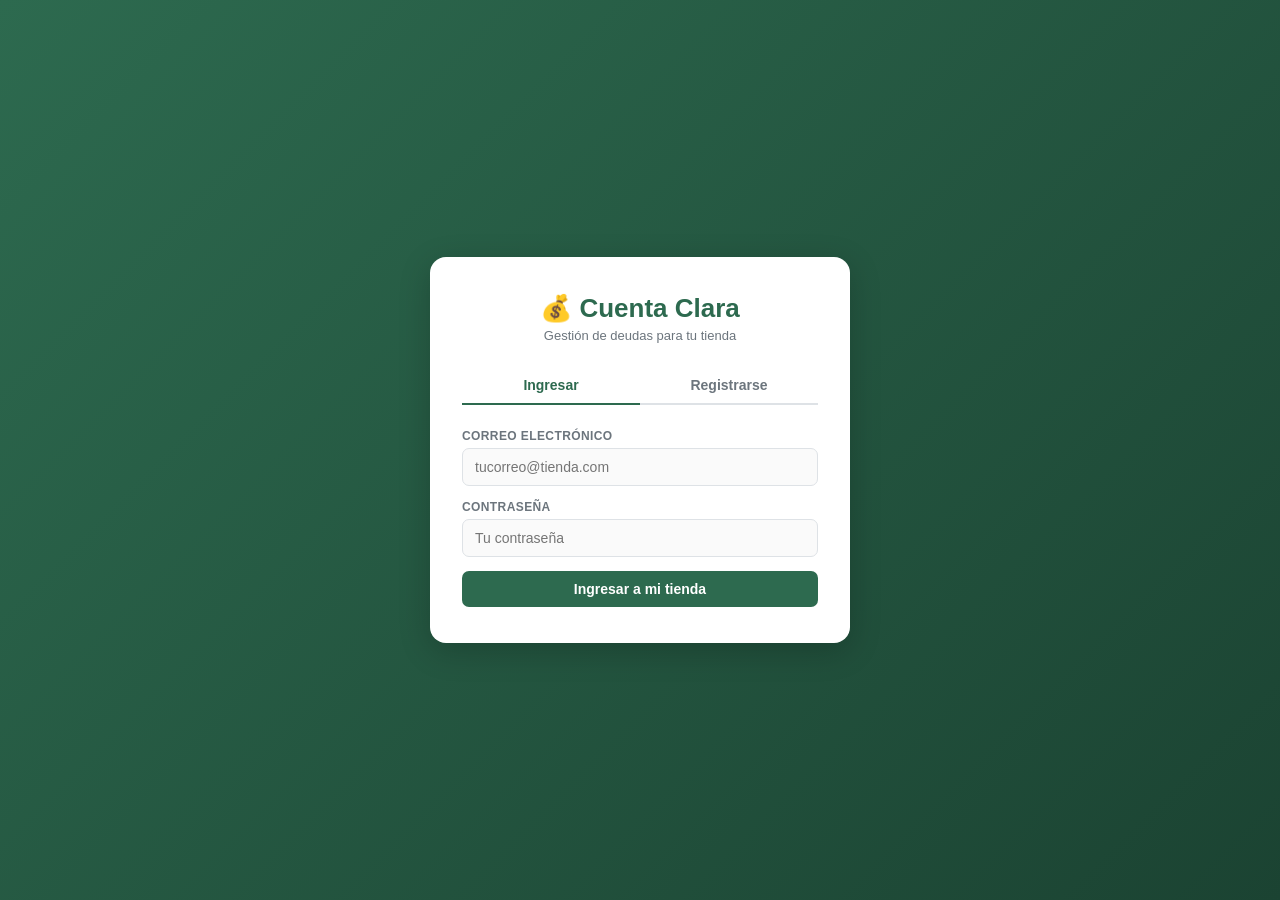
<file: frontend/index.html>
<!DOCTYPE html>
<!--
  index.html - Login y Registro del tendero
  Proyecto: Cuenta Clara | Evidencia: GA7-220501096-AA5-EV03
  Autor: Carlos Varón
-->
<html lang="es">
<head>
  <meta charset="UTF-8">
  <meta name="viewport" content="width=device-width, initial-scale=1.0">
  <title>Cuenta Clara – Ingresa</title>
  <link rel="stylesheet" href="css/styles.css">
</head>
<body>
<div class="auth-wrap">
  <div class="auth-box">

    <!-- Logo -->
    <div class="auth-logo">
      <h1>💰 Cuenta Clara</h1>
      <p>Gestión de deudas para tu tienda</p>
    </div>

    <!-- Tabs Login / Registro -->
    <div class="auth-tabs">
      <div class="auth-tab activa" id="tab-login"    onclick="cambiarTab('login')">Ingresar</div>
      <div class="auth-tab"        id="tab-registro" onclick="cambiarTab('registro')">Registrarse</div>
    </div>

    <div id="alerta" class="alerta-ui"></div>

    <!-- ── FORMULARIO LOGIN ── -->
    <div id="form-login">
      <div class="grupo">
        <label>Correo electrónico</label>
        <input type="email" id="login-email" placeholder="tucorreo@tienda.com">
      </div>
      <div class="grupo">
        <label>Contraseña</label>
        <input type="password" id="login-clave" placeholder="Tu contraseña">
      </div>
      <button class="btn btn-primario btn-bloque" onclick="login()">Ingresar a mi tienda</button>
    </div>

    <!-- ── FORMULARIO REGISTRO ── -->
    <div id="form-registro" style="display:none">
      <div class="grupo">
        <label>Tu nombre completo</label>
        <input type="text" id="reg-nombre" placeholder="Carlos Varón">
      </div>
      <div class="grupo">
        <label>Nombre de tu tienda</label>
        <input type="text" id="reg-tienda" placeholder="Tienda Don Carlos">
      </div>
      <div class="grupo">
        <label>Correo electrónico</label>
        <input type="email" id="reg-email" placeholder="tucorreo@tienda.com">
      </div>
      <div class="grupo">
        <label>Teléfono (opcional)</label>
        <input type="tel" id="reg-telefono" placeholder="3001234567">
      </div>
      <div class="grupo">
        <label>Contraseña (mínimo 6 caracteres)</label>
        <input type="password" id="reg-clave" placeholder="Crea tu contraseña">
      </div>
      <button class="btn btn-primario btn-bloque" onclick="registro()">Crear mi cuenta</button>
    </div>

  </div>
</div>

<script src="js/api.js"></script>
<script>
  // Si ya hay sesión, ir directo al dashboard
  if (getToken()) window.location.href = 'dashboard.html';

  function cambiarTab(tab) {
    document.getElementById('form-login').style.display    = tab === 'login'    ? 'block' : 'none';
    document.getElementById('form-registro').style.display = tab === 'registro' ? 'block' : 'none';
    document.getElementById('tab-login').className    = 'auth-tab' + (tab === 'login'    ? ' activa' : '');
    document.getElementById('tab-registro').className = 'auth-tab' + (tab === 'registro' ? ' activa' : '');
  }

  async function login() {
    const email = document.getElementById('login-email').value.trim();
    const clave = document.getElementById('login-clave').value.trim();
    if (!email || !clave) return mostrarAlerta('alerta', 'error', 'Completa todos los campos.');

    const { ok, data } = await apiCallPublic('/api/auth/login', 'POST', { email, contrasena: clave });
    if (ok) {
      localStorage.setItem('cc_token',   data.token);
      localStorage.setItem('cc_tendero', JSON.stringify(data.tendero));
      window.location.href = 'dashboard.html';
    } else {
      mostrarAlerta('alerta', 'error', data.mensaje);
    }
  }

  async function registro() {
    const nombre   = document.getElementById('reg-nombre').value.trim();
    const tienda   = document.getElementById('reg-tienda').value.trim();
    const email    = document.getElementById('reg-email').value.trim();
    const telefono = document.getElementById('reg-telefono').value.trim();
    const clave    = document.getElementById('reg-clave').value.trim();
    if (!nombre || !tienda || !email || !clave)
      return mostrarAlerta('alerta', 'error', 'Completa los campos obligatorios.');

    const { ok, data } = await apiCallPublic('/api/auth/registro', 'POST',
      { nombre, nombre_tienda: tienda, email, telefono, contrasena: clave });
    if (ok) {
      localStorage.setItem('cc_token',   data.token);
      localStorage.setItem('cc_tendero', JSON.stringify(data.tendero));
      window.location.href = 'dashboard.html';
    } else {
      mostrarAlerta('alerta', 'error', data.mensaje);
    }
  }

  // Llamada pública sin token
  async function apiCallPublic(endpoint, method, body) {
    const res  = await fetch(`${API_URL}${endpoint}`, {
      method,
      headers: { 'Content-Type': 'application/json' },
      body: JSON.stringify(body)
    });
    const data = await res.json();
    return { ok: res.ok, data };
  }

  // Enter para enviar
  document.addEventListener('keydown', e => {
    if (e.key === 'Enter') {
      if (document.getElementById('form-login').style.display !== 'none') login();
      else registro();
    }
  });
</script>
</body>
</html>
</file>
<file: frontend/css/styles.css>
/* =============================================================================
   styles.css - Estilos globales de Cuenta Clara
   Proyecto: Cuenta Clara | Evidencia: GA7-220501096-AA5-EV03
   Autor: Carlos Varón
   Paleta: Verde tienda (#2d6a4f), Amarillo alerta (#f4a261),
           Rojo vencido (#e63946), Fondo cálido (#f8f9fa)
============================================================================= */

:root {
  --verde:       #2d6a4f;
  --verde-claro: #52b788;
  --verde-bg:    #d8f3dc;
  --amarillo:    #f4a261;
  --rojo:        #e63946;
  --rojo-bg:     #fde8ea;
  --texto:       #1b1b1b;
  --subtexto:    #6c757d;
  --fondo:       #f0f4f0;
  --blanco:      #ffffff;
  --borde:       #dee2e6;
  --sombra:      0 2px 12px rgba(0,0,0,0.08);
  --radio:       10px;
}

* { box-sizing: border-box; margin: 0; padding: 0; }

body {
  font-family: 'Segoe UI', sans-serif;
  background: var(--fondo);
  color: var(--texto);
  min-height: 100vh;
}

/* ── Navbar ────────────────────────────────────────────────────────────── */
.navbar {
  background: var(--verde);
  color: #fff;
  padding: 14px 24px;
  display: flex;
  align-items: center;
  justify-content: space-between;
  box-shadow: 0 2px 8px rgba(0,0,0,0.15);
}
.navbar-brand { font-size: 20px; font-weight: 700; letter-spacing: 0.5px; }
.navbar-brand span { color: var(--verde-claro); }
.navbar-links { display: flex; gap: 8px; }
.nav-link {
  color: rgba(255,255,255,0.85);
  text-decoration: none;
  padding: 6px 14px;
  border-radius: 6px;
  font-size: 14px;
  font-weight: 500;
  transition: background 0.2s;
}
.nav-link:hover, .nav-link.active { background: rgba(255,255,255,0.15); color: #fff; }
.nav-user { font-size: 13px; color: rgba(255,255,255,0.7); }

/* ── Layout principal ──────────────────────────────────────────────────── */
.contenedor { max-width: 1000px; margin: 0 auto; padding: 28px 16px; }
.page-title { font-size: 22px; font-weight: 700; margin-bottom: 20px; color: var(--verde); }

/* ── Tarjetas ──────────────────────────────────────────────────────────── */
.tarjeta {
  background: var(--blanco);
  border-radius: var(--radio);
  box-shadow: var(--sombra);
  padding: 24px;
  margin-bottom: 20px;
}
.tarjeta-titulo {
  font-size: 15px;
  font-weight: 600;
  margin-bottom: 16px;
  color: var(--verde);
  border-bottom: 2px solid var(--verde-bg);
  padding-bottom: 10px;
}

/* ── Grid de métricas ──────────────────────────────────────────────────── */
.grid-metricas {
  display: grid;
  grid-template-columns: repeat(auto-fit, minmax(180px, 1fr));
  gap: 16px;
  margin-bottom: 20px;
}
.metrica {
  background: var(--blanco);
  border-radius: var(--radio);
  box-shadow: var(--sombra);
  padding: 20px;
  text-align: center;
  border-top: 4px solid var(--verde);
}
.metrica.alerta  { border-top-color: var(--amarillo); }
.metrica.peligro { border-top-color: var(--rojo); }
.metrica.cobrado { border-top-color: var(--verde-claro); }
.metrica-valor { font-size: 26px; font-weight: 700; color: var(--texto); }
.metrica-label { font-size: 12px; color: var(--subtexto); margin-top: 4px; text-transform: uppercase; letter-spacing: 0.5px; }

/* ── Formularios ───────────────────────────────────────────────────────── */
.grupo { margin-bottom: 14px; }
label  { display: block; font-size: 12px; font-weight: 600; color: var(--subtexto); margin-bottom: 5px; text-transform: uppercase; letter-spacing: 0.4px; }
input, select, textarea {
  width: 100%;
  padding: 10px 12px;
  border: 1.5px solid var(--borde);
  border-radius: 7px;
  font-size: 14px;
  background: #fafafa;
  transition: border-color 0.2s;
  outline: none;
}
input:focus, select:focus, textarea:focus { border-color: var(--verde); background: #fff; }
textarea { resize: vertical; min-height: 70px; }

/* ── Botones ───────────────────────────────────────────────────────────── */
.btn {
  padding: 10px 20px;
  border: none;
  border-radius: 7px;
  font-size: 14px;
  font-weight: 600;
  cursor: pointer;
  transition: opacity 0.2s, transform 0.1s;
  display: inline-flex;
  align-items: center;
  gap: 6px;
}
.btn:active { transform: scale(0.97); }
.btn-primario  { background: var(--verde);    color: #fff; }
.btn-secundario{ background: var(--verde-bg); color: var(--verde); }
.btn-peligro   { background: var(--rojo);     color: #fff; }
.btn-alerta    { background: var(--amarillo); color: #fff; }
.btn-sm        { padding: 6px 12px; font-size: 12px; }
.btn:disabled  { opacity: 0.5; cursor: not-allowed; }
.btn-bloque    { width: 100%; justify-content: center; }

/* ── Tabla ─────────────────────────────────────────────────────────────── */
.tabla-wrap { overflow-x: auto; }
table { width: 100%; border-collapse: collapse; font-size: 14px; }
th { background: var(--fondo); color: var(--subtexto); font-size: 11px; text-transform: uppercase; letter-spacing: 0.5px; padding: 10px 12px; text-align: left; border-bottom: 2px solid var(--borde); }
td { padding: 12px; border-bottom: 1px solid #f0f0f0; vertical-align: middle; }
tr:hover td { background: #f8fdf9; }

/* ── Badges de estado ──────────────────────────────────────────────────── */
.badge {
  display: inline-block;
  padding: 3px 10px;
  border-radius: 20px;
  font-size: 11px;
  font-weight: 600;
  text-transform: uppercase;
  letter-spacing: 0.4px;
}
.badge-pendiente { background: #fff3cd; color: #856404; }
.badge-vencida   { background: var(--rojo-bg); color: var(--rojo); }
.badge-pagada    { background: var(--verde-bg); color: var(--verde); }

/* ── Alertas UI ────────────────────────────────────────────────────────── */
.alerta-ui {
  padding: 12px 16px;
  border-radius: 7px;
  font-size: 14px;
  margin-bottom: 16px;
  display: none;
}
.alerta-ui.exito { background: var(--verde-bg); color: var(--verde); border: 1px solid var(--verde-claro); }
.alerta-ui.error { background: var(--rojo-bg);  color: var(--rojo);  border: 1px solid #f5a7ab; }
.alerta-ui.show  { display: block; }

/* ── Productos en deuda ────────────────────────────────────────────────── */
.producto-item {
  display: grid;
  grid-template-columns: 1fr 100px 60px auto;
  gap: 8px;
  align-items: center;
  margin-bottom: 8px;
}
.total-deuda {
  text-align: right;
  font-size: 18px;
  font-weight: 700;
  color: var(--verde);
  margin-top: 12px;
  padding-top: 12px;
  border-top: 2px dashed var(--borde);
}

/* ── Auth (login/registro) ─────────────────────────────────────────────── */
.auth-wrap {
  min-height: 100vh;
  display: flex;
  align-items: center;
  justify-content: center;
  background: linear-gradient(135deg, var(--verde) 0%, #1b4332 100%);
  padding: 20px;
}
.auth-box {
  background: var(--blanco);
  border-radius: 16px;
  padding: 36px 32px;
  width: 100%;
  max-width: 420px;
  box-shadow: 0 8px 32px rgba(0,0,0,0.2);
}
.auth-logo { text-align: center; margin-bottom: 24px; }
.auth-logo h1 { font-size: 26px; color: var(--verde); font-weight: 800; }
.auth-logo p  { color: var(--subtexto); font-size: 13px; margin-top: 4px; }
.auth-tabs { display: flex; margin-bottom: 24px; border-bottom: 2px solid var(--borde); }
.auth-tab {
  flex: 1; text-align: center; padding: 10px;
  cursor: pointer; font-weight: 600; font-size: 14px;
  color: var(--subtexto); border-bottom: 2px solid transparent;
  margin-bottom: -2px; transition: all 0.2s;
}
.auth-tab.activa { color: var(--verde); border-bottom-color: var(--verde); }

/* ── Modal ─────────────────────────────────────────────────────────────── */
.modal-overlay {
  display: none;
  position: fixed; inset: 0;
  background: rgba(0,0,0,0.5);
  z-index: 100;
  align-items: center;
  justify-content: center;
  padding: 16px;
}
.modal-overlay.show { display: flex; }
.modal {
  background: var(--blanco);
  border-radius: var(--radio);
  padding: 28px;
  width: 100%;
  max-width: 520px;
  max-height: 90vh;
  overflow-y: auto;
  box-shadow: 0 8px 32px rgba(0,0,0,0.2);
}
.modal-header {
  display: flex;
  justify-content: space-between;
  align-items: center;
  margin-bottom: 20px;
}
.modal-titulo { font-size: 17px; font-weight: 700; color: var(--verde); }
.modal-cerrar { background: none; border: none; font-size: 22px; cursor: pointer; color: var(--subtexto); }

/* ── Vacío ─────────────────────────────────────────────────────────────── */
.vacio {
  text-align: center;
  padding: 40px 20px;
  color: var(--subtexto);
}
.vacio-icono { font-size: 40px; margin-bottom: 12px; }

/* ── Responsive ─────────────────────────────────────────────────────────── */
@media (max-width: 600px) {
  .navbar-links { display: none; }
  .producto-item { grid-template-columns: 1fr 80px 50px auto; }
  .grid-metricas { grid-template-columns: 1fr 1fr; }
}
</file>
